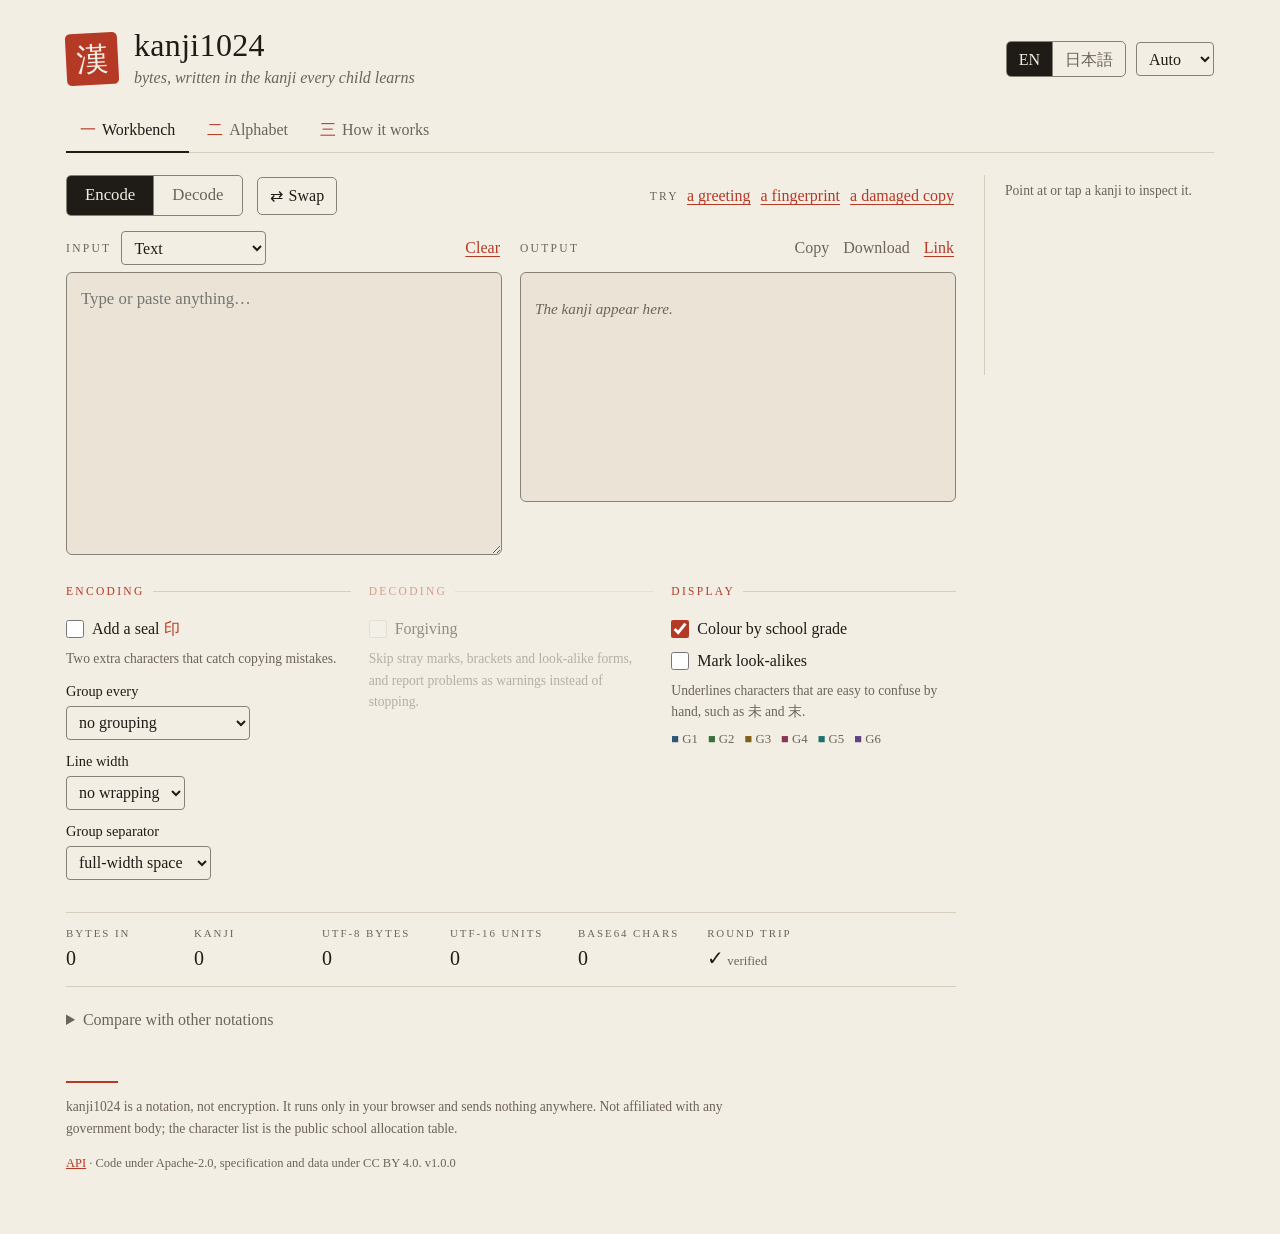
<file: index.html>
<!doctype html>
<html lang="en">
<head>
<meta charset="utf-8">
<meta name="viewport" content="width=device-width, initial-scale=1">
<title>kanji1024</title>
<meta name="description" content="Write any data as the 1026 kanji taught in Japanese primary school, and read it back. Runs entirely in your browser.">
<meta name="color-scheme" content="light dark">
<meta name="author" content="Aesthetic Vulpes">
<meta name="theme-color" content="#f3eee4" media="(prefers-color-scheme: light)">
<meta name="theme-color" content="#1a1714" media="(prefers-color-scheme: dark)">
<link rel="canonical" href="https://didvc.github.io/kanji1024/">
<link rel="icon" href="assets/favicon.svg" type="image/svg+xml">
<link rel="manifest" href="assets/site.webmanifest">
<link rel="license" href="https://github.com/didvc/kanji1024/blob/main/LICENSE">
<meta property="og:type" content="website">
<meta property="og:site_name" content="kanji1024">
<meta property="og:title" content="kanji1024 — bytes, written in the kanji every child learns">
<meta property="og:description" content="Write any data as the 1026 kanji taught in Japanese primary school, and read it back. Runs entirely in your browser.">
<meta property="og:url" content="https://didvc.github.io/kanji1024/">
<meta property="og:image" content="https://didvc.github.io/kanji1024/images/og.png">
<meta property="og:image:type" content="image/png">
<meta property="og:image:width" content="1200">
<meta property="og:image:height" content="630">
<meta property="og:image:alt" content="kanji1024: the words Hello, world! written as fourteen colour-coded kanji with a red seal.">
<meta property="og:locale" content="en_US">
<meta property="og:locale:alternate" content="ja_JP">
<script type="application/ld+json">
{
  "@context": "https://schema.org",
  "@graph": [
    {
      "@type": "WebApplication",
      "@id": "https://didvc.github.io/kanji1024/#app",
      "name": "kanji1024",
      "alternateName": "kanji1024 workbench",
      "url": "https://didvc.github.io/kanji1024/",
      "description": "A binary-to-text encoding that writes any data as the 1026 kanji taught in Japanese primary school, ten bits per character, with an optional checksum. Encodes and decodes entirely in the browser.",
      "applicationCategory": "DeveloperApplication",
      "operatingSystem": "Any",
      "browserRequirements": "Requires JavaScript with ES module support.",
      "softwareVersion": "1.0.0",
      "inLanguage": ["en", "ja"],
      "isAccessibleForFree": true,
      "offers": { "@type": "Offer", "price": "0", "priceCurrency": "USD" },
      "image": "https://didvc.github.io/kanji1024/images/og.png",
      "screenshot": "https://didvc.github.io/kanji1024/images/encode.png",
      "license": "https://www.apache.org/licenses/LICENSE-2.0",
      "author": { "@id": "https://github.com/didvc/#author" },
      "keywords": "binary-to-text encoding, kanji, kyōiku kanji, checksum, base1024"
    },
    {
      "@type": "SoftwareSourceCode",
      "@id": "https://github.com/didvc/kanji1024#code",
      "name": "kanji1024",
      "codeRepository": "https://github.com/didvc/kanji1024",
      "programmingLanguage": "JavaScript",
      "runtimePlatform": "Web browser; server-side JavaScript runtime for the command line tool",
      "license": "https://www.apache.org/licenses/LICENSE-2.0",
      "targetProduct": { "@id": "https://didvc.github.io/kanji1024/#app" },
      "author": { "@id": "https://github.com/didvc/#author" }
    },
    {
      "@type": "TechArticle",
      "name": "kanji1024 specification",
      "url": "https://github.com/didvc/kanji1024/blob/main/SPEC.md",
      "license": "https://creativecommons.org/licenses/by/4.0/",
      "about": { "@id": "https://didvc.github.io/kanji1024/#app" },
      "author": { "@id": "https://github.com/didvc/#author" }
    },
    {
      "@type": "Person",
      "@id": "https://github.com/didvc/#author",
      "name": "Aesthetic Vulpes",
      "url": "https://github.com/didvc/"
    }
  ]
}
</script>
<link rel="stylesheet" href="assets/style.css">
<script type="module" src="assets/app.js"></script>
</head>
<body>
<a class="skip" href="#work" data-i18n="skip">Skip to the workbench</a>

<header class="masthead">
  <div class="seal" aria-hidden="true"><span lang="ja">漢</span></div>
  <div class="title">
    <h1>kanji1024</h1>
    <p class="sub" data-i18n="tagline">bytes, written in the kanji every child learns</p>
  </div>
  <div class="prefs">
    <div class="seg" role="group" aria-label="Language / 言語">
      <button type="button" data-lang="en">EN</button>
      <button type="button" data-lang="ja" lang="ja">日本語</button>
    </div>
    <label class="theme"><span class="sr" data-i18n="theme">Theme</span>
      <select id="theme">
        <option value="auto" data-i18n="themeAuto">Auto</option>
        <option value="light" data-i18n="themeLight">Washi</option>
        <option value="dark" data-i18n="themeDark">Sumi</option>
      </select>
    </label>
  </div>
</header>

<nav class="tabs" role="tablist" aria-label="Sections" data-i18n-aria-label="sections">
  <button role="tab" id="tab-work" aria-controls="work" data-tab="work"><span lang="ja">一</span> <span data-i18n="tabWork">Workbench</span></button>
  <button role="tab" id="tab-alphabet" aria-controls="alphabet" data-tab="alphabet"><span lang="ja">二</span> <span data-i18n="tabAlphabet">Alphabet</span></button>
  <button role="tab" id="tab-how" aria-controls="how" data-tab="how"><span lang="ja">三</span> <span data-i18n="tabHow">How it works</span></button>
</nav>

<main>
<!-- ── workbench ─────────────────────────────────────────────────────────── -->
<section id="work" role="tabpanel" aria-labelledby="tab-work">
  <h2 class="sr" data-i18n="tabWork">Workbench</h2>
  <div class="toolbar">
    <div class="seg big" role="group" aria-label="Direction" data-i18n-aria-label="direction">
      <button type="button" data-mode="encode" data-i18n="encode">Encode</button>
      <button type="button" data-mode="decode" data-i18n="decode">Decode</button>
    </div>
    <button type="button" id="swap" class="ghost" data-i18n-title="swapTitle" title="Use the output as the new input"><span aria-hidden="true">⇄</span> <span data-i18n="swap">Swap</span></button>
    <div class="presets">
      <span class="sc" data-i18n="tryLabel">Try</span>
      <button type="button" class="link" data-preset="hello" data-i18n="presetHello">a greeting</button>
      <button type="button" class="link" data-preset="digest" data-i18n="presetDigest">a fingerprint</button>
      <button type="button" class="link" data-preset="damaged" data-i18n="presetDamaged">a damaged copy</button>
    </div>
  </div>

  <div class="panes">
    <div class="pane" id="in-pane">
      <div class="pane-head">
        <label for="input" class="sc" id="in-label" data-i18n="input">Input</label>
        <select id="kind" aria-label="Input kind" data-i18n-aria-label="kindLabel">
          <option value="text" data-i18n="kindText">Text</option>
          <option value="hex" data-i18n="kindHex">Hex</option>
          <option value="base64" data-i18n="kindBase64">Base64</option>
          <option value="digest" data-i18n="kindDigest">SHA-256 of text</option>
          <option value="file" data-i18n="kindFile">File</option>
        </select>
        <button type="button" id="clear" class="link" data-i18n="clear">Clear</button>
      </div>
      <div class="drop" id="drop">
        <textarea id="input" spellcheck="false" autocomplete="off" rows="9" aria-describedby="in-hint problems"></textarea>
        <div class="file" id="file-box" hidden>
          <p id="file-name" data-i18n="fileNone">No file chosen.</p>
          <label class="button"><input type="file" id="file" hidden><span data-i18n="fileChoose">Choose a file</span></label>
          <p class="hint" data-i18n="fileHint">…or drop one here. Nothing leaves this page.</p>
        </div>
      </div>
      <p class="hint" id="in-hint"></p>
    </div>

    <div class="pane" id="out-pane">
      <div class="pane-head">
        <span class="sc" id="out-label" data-i18n="output">Output</span>
        <select id="view" aria-label="Show decoded bytes as" data-i18n-aria-label="viewLabel" hidden>
          <option value="text" data-i18n="kindText">Text</option>
          <option value="hex" data-i18n="kindHex">Hex</option>
          <option value="base64" data-i18n="kindBase64">Base64</option>
        </select>
        <span class="actions">
          <button type="button" id="copy" class="link" data-i18n="copy">Copy</button>
          <button type="button" id="download" class="link" data-i18n="download">Download</button>
          <button type="button" id="share" class="link" data-i18n="share">Link</button>
        </span>
      </div>
      <div id="output" class="output" tabindex="0" role="textbox" aria-readonly="true" aria-multiline="true" aria-labelledby="out-label" aria-describedby="out-keys" lang="ja"></div>
      <p class="sr" id="out-keys" data-i18n="outKeys">Use the arrow keys to inspect each kanji.</p>
      <div id="problems" class="problems" role="status"></div>
    </div>
  </div>

  <div class="options">
    <fieldset id="enc-opts">
      <legend data-i18n="encOpts">Encoding</legend>
      <label class="check"><input type="checkbox" id="seal"> <span><span data-i18n="optSeal">Add a seal</span> <span lang="ja" class="mark">印</span></span></label>
      <p class="hint" data-i18n="optSealHint">Two extra characters that catch copying mistakes.</p>
      <label><span data-i18n="optGroup">Group every</span>
        <select id="group">
          <option value="0" data-i18n="none">no grouping</option>
          <option value="4" data-i18n="group4">4 characters (5 bytes)</option>
          <option value="8" data-i18n="group8">8 characters (10 bytes)</option>
        </select></label>
      <label><span data-i18n="optWrap">Line width</span>
        <select id="wrap">
          <option value="0" data-i18n="noWrap">no wrapping</option>
          <option value="20">20</option>
          <option value="40">40</option>
          <option value="80">80</option>
        </select></label>
      <label><span data-i18n="optSep">Group separator</span>
        <select id="sep">
          <option value="ideo" data-i18n="sepIdeo">full-width space</option>
          <option value="ascii" data-i18n="sepAscii">half-width space</option>
        </select></label>
    </fieldset>
    <fieldset id="dec-opts">
      <legend data-i18n="decOpts">Decoding</legend>
      <label class="check"><input type="checkbox" id="lenient"> <span data-i18n="optLenient">Forgiving</span></label>
      <p class="hint" data-i18n="optLenientHint">Skip stray marks, brackets and look-alike forms, and report problems as warnings instead of stopping.</p>
    </fieldset>
    <fieldset>
      <legend data-i18n="dispOpts">Display</legend>
      <label class="check"><input type="checkbox" id="grades"> <span data-i18n="optGrades">Colour by school grade</span></label>
      <label class="check"><input type="checkbox" id="lookalikes"> <span data-i18n="optLook">Mark look-alikes</span></label>
      <p class="hint" data-i18n="optLookHint">Underlines characters that are easy to confuse by hand, such as 未 and 末.</p>
      <div class="legend" id="grade-legend" aria-hidden="true"></div>
    </fieldset>
  </div>

  <dl class="stats" id="stats"></dl>

  <details class="compare">
    <summary data-i18n="compare">Compare with other notations</summary>
    <div id="compare"></div>
  </details>

  <aside class="inspector" id="inspector" aria-live="polite" aria-label="Inspector" data-i18n-aria-label="inspector">
    <p class="hint" data-i18n="inspectHint">Point at or tap a kanji to inspect it.</p>
  </aside>
</section>

<!-- ── alphabet ──────────────────────────────────────────────────────────── -->
<section id="alphabet" role="tabpanel" aria-labelledby="tab-alphabet" hidden>
  <h2 class="sr" data-i18n="tabAlphabet">Alphabet</h2>
  <p class="lede" data-i18n="alphaLede">All 1026 kanji of the 2020 school allocation table. 1024 of them carry ten bits each, numbered in code point order; 終 closes a short final block and 印 introduces the seal.</p>
  <div class="toolbar">
    <div class="seg" role="group" aria-label="Filter by grade" data-i18n-aria-label="filterLabel" id="grade-filter"></div>
    <input type="search" id="alpha-search" data-i18n-placeholder="alphaSearch" placeholder="Find a kanji or a number" aria-label="Find a kanji or a number" data-i18n-aria-label="alphaSearch">
  </div>
  <div class="alpha-body">
    <div>
      <div class="grid" id="grid" lang="ja"></div>
      <p class="hint" id="alpha-count"></p>
    </div>
    <aside class="inspector" id="alpha-inspector" aria-live="polite" aria-label="Inspector" data-i18n-aria-label="inspector">
      <p class="hint" data-i18n="inspectHint">Point at or tap a kanji to inspect it.</p>
    </aside>
  </div>
</section>

<!-- ── how it works ──────────────────────────────────────────────────────── -->
<section id="how" role="tabpanel" aria-labelledby="tab-how" hidden>
  <ol class="steps">
    <li><span class="num" lang="ja">一</span><div><h2 data-i18n="how1h">Cut the bytes into blocks of five</h2><p data-i18n="how1">Five bytes are forty bits. Forty bits make four numbers from 0 to 1023.</p></div></li>
    <li><span class="num" lang="ja">二</span><div><h2 data-i18n="how2h">Write each number as a kanji</h2><p data-i18n="how2">The 1024 kanji are ordered by code point: 0 is 一, 1 is 丁, … 1023 is 鼻. Every one is taught by the end of primary school.</p></div></li>
    <li><span class="num" lang="ja">三</span><div><h2 data-i18n="how3h">Close the end, and seal if you like</h2><p data-i18n="how3">A short last block needs one to four kanji. Only a four-byte remainder is ambiguous, so it ends with 終. An optional 印 and two more kanji form a checksum.</p></div></li>
  </ol>
  <figure class="diagram">
    <img src="images/bit-layout.svg" alt="Five bytes, forty bits, regrouped into four ten-bit values, each written as one kanji." width="800" height="352">
  </figure>
  <h2 class="sc-h" data-i18n="whenH">When it helps</h2>
  <ul class="uses" data-i18n-html="whenList">
    <li>Reading a fingerprint or key aloud, or copying it by hand: 32 bytes become 26 familiar kanji.</li>
    <li>Passing data through places that accept Japanese text but mangle symbols.</li>
    <li>Short codes that look at home in Japanese print.</li>
  </ul>
  <h2 class="sc-h" data-i18n="whenNotH">When it does not</h2>
  <ul class="uses" data-i18n-html="whenNotList">
    <li>Saving bytes: each kanji costs three bytes in UTF-8, so the result is larger than base64.</li>
    <li>Keeping secrets: this is a notation, not encryption. Anyone can read it back.</li>
    <li>Web addresses: kanji in a URL are escaped to nine ASCII characters each.</li>
  </ul>
  <p><a href="https://github.com/didvc/kanji1024/blob/main/SPEC.md" data-i18n="specLink">Read the full specification</a></p>
</section>
</main>

<footer>
  <div class="rule" aria-hidden="true"></div>
  <p data-i18n="footer">kanji1024 is a notation, not encryption. It runs only in your browser and sends nothing anywhere. Not affiliated with any government body; the character list is the public school allocation table.</p>
  <p class="small"><a href="api/">API</a> · <span data-i18n="licence">Code under Apache-2.0, specification and data under CC BY 4.0.</span> <span id="version"></span></p>
</footer>
<div class="toast" id="toast" role="status" aria-live="polite"></div>
<noscript><p class="noscript">This workbench needs JavaScript. The specification and the command line tool work without it.</p></noscript>
</body>
</html>
</file>
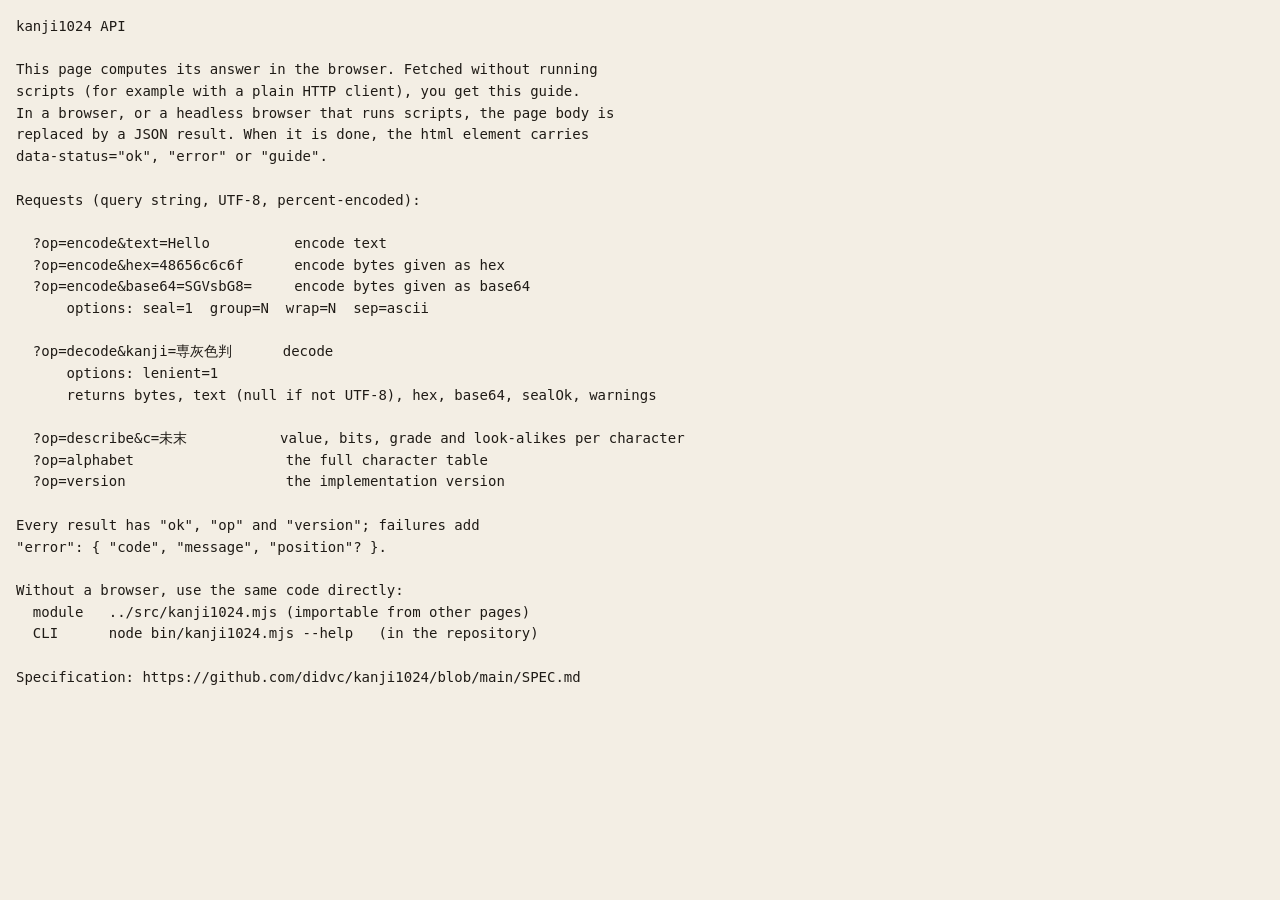
<file: api/index.html>
<!doctype html>
<html lang="en">
<head>
<meta charset="utf-8">
<meta name="viewport" content="width=device-width, initial-scale=1">
<meta name="robots" content="noindex">
<meta name="color-scheme" content="light dark">
<title>kanji1024 API</title>
<link rel="icon" href="../assets/favicon.svg" type="image/svg+xml">
<style>
  :root { --paper: #f3eee4; --ink: #1f1b16; }
  @media (prefers-color-scheme: dark) { :root { --paper: #1a1714; --ink: #ece4d6; } }
  body { margin: 0; background: var(--paper); color: var(--ink); }
  pre { margin: 0; padding: 16px; font: 14px/1.55 ui-monospace, monospace; white-space: pre-wrap; overflow-wrap: anywhere; }
</style>
<script type="module">
  import { handle } from "./api.mjs";
  const out = document.getElementById("out");
  let r;
  try { r = handle(new URLSearchParams(location.search)); }
  catch (e) { r = { ok: false, error: { code: "internal", message: String(e?.message ?? e) } }; }
  if (r) out.textContent = JSON.stringify(r, null, 2);
  document.documentElement.dataset.status = r ? (r.ok ? "ok" : "error") : "guide";
</script>
</head>
<body>
<pre id="out">kanji1024 API

This page computes its answer in the browser. Fetched without running
scripts (for example with a plain HTTP client), you get this guide.
In a browser, or a headless browser that runs scripts, the page body is
replaced by a JSON result. When it is done, the html element carries
data-status="ok", "error" or "guide".

Requests (query string, UTF-8, percent-encoded):

  ?op=encode&amp;text=Hello          encode text
  ?op=encode&amp;hex=48656c6c6f      encode bytes given as hex
  ?op=encode&amp;base64=SGVsbG8=     encode bytes given as base64
      options: seal=1  group=N  wrap=N  sep=ascii

  ?op=decode&amp;kanji=専灰色判      decode
      options: lenient=1
      returns bytes, text (null if not UTF-8), hex, base64, sealOk, warnings

  ?op=describe&amp;c=未末           value, bits, grade and look-alikes per character
  ?op=alphabet                  the full character table
  ?op=version                   the implementation version

Every result has "ok", "op" and "version"; failures add
"error": { "code", "message", "position"? }.

Without a browser, use the same code directly:
  module   ../src/kanji1024.mjs (importable from other pages)
  CLI      node bin/kanji1024.mjs --help   (in the repository)

Specification: https://github.com/didvc/kanji1024/blob/main/SPEC.md
</pre>
</body>
</html>
</file>
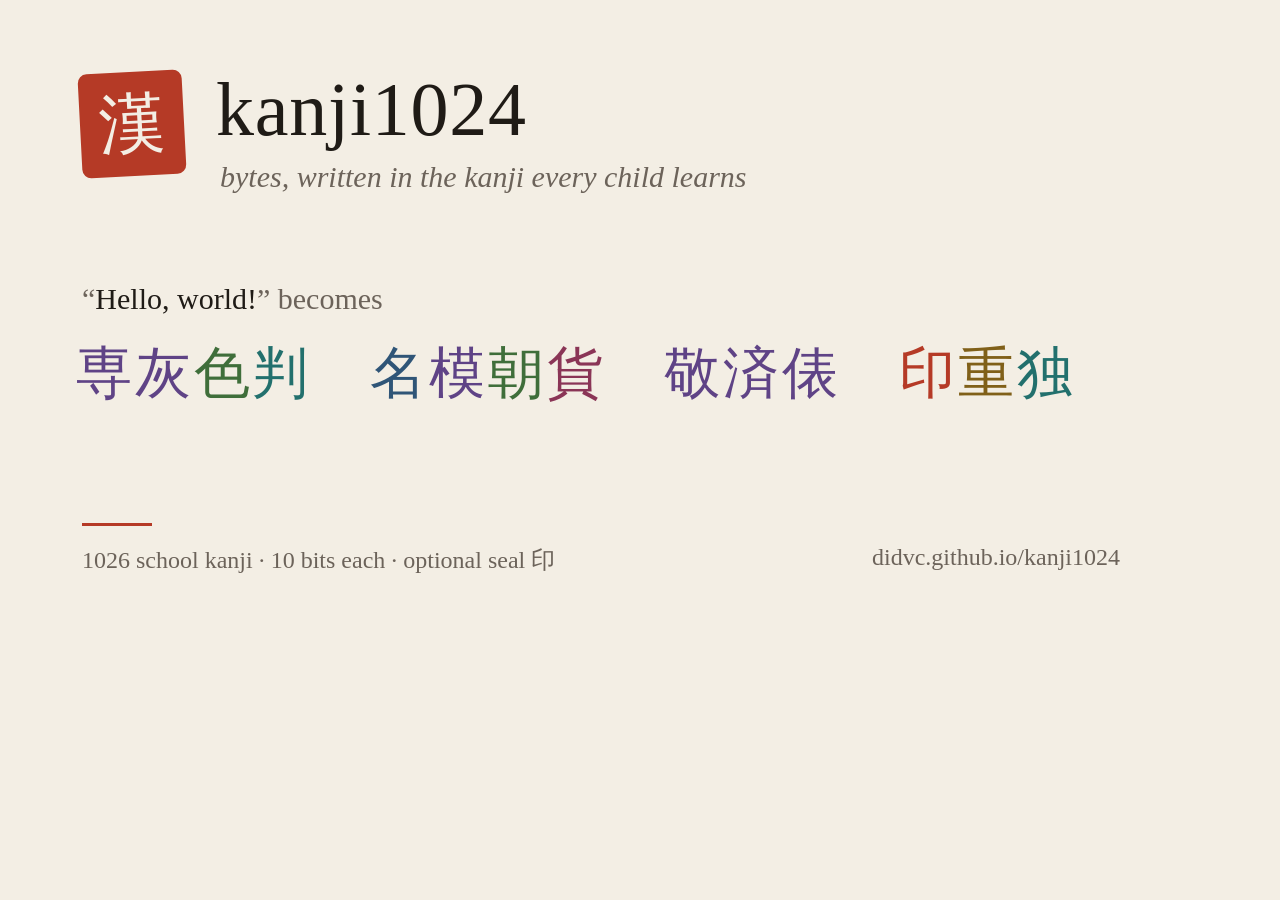
<file: tools/og-card.html>
<!doctype html>
<html lang="en">
<head>
<meta charset="utf-8">
<title>kanji1024 card</title>
<!-- Source of images/og.png (1200×630); rendered by tools/screenshots.mjs. -->
<style>
  html, body { margin: 0; width: 1200px; height: 630px; overflow: hidden; }
  body { background: #f3eee4; color: #1f1b16; font-family: serif; position: relative; }
  .seal { position: absolute; left: 80px; top: 72px; width: 104px; height: 104px; border-radius: 9px; background: #b53a26; color: #f3eee4;
          display: grid; place-items: center; font-size: 66px; transform: rotate(-3deg); }
  h1 { position: absolute; left: 216px; top: 66px; margin: 0; font-size: 76px; font-weight: normal; letter-spacing: .01em; }
  .sub { position: absolute; left: 220px; top: 160px; margin: 0; font-size: 30px; font-style: italic; color: #6c635a; }
  .from { position: absolute; left: 82px; top: 282px; font-size: 30px; color: #6c635a; }
  .from b { font-weight: normal; color: #1f1b16; }
  .kanji { position: absolute; left: 76px; top: 336px; font-size: 56px; letter-spacing: .05em; white-space: nowrap; }
  .kanji .m { color: #b53a26; }
  .foot { position: absolute; left: 82px; right: 80px; bottom: 54px; display: flex; justify-content: space-between; font-size: 24px; color: #6c635a; }
  .rule { position: absolute; left: 82px; bottom: 104px; width: 70px; border-top: 3px solid #b53a26; }
</style>
</head>
<body>
<div class="seal" lang="ja">漢</div>
<h1>kanji1024</h1>
<p class="sub">bytes, written in the kanji every child learns</p>
<div class="from">“<b>Hello, world!</b>” becomes</div>
<div class="kanji" id="k" lang="ja"></div>
<div class="rule"></div>
<div class="foot"><span>1026 school kanji · 10 bits each · optional seal 印</span><span>didvc.github.io/kanji1024</span></div>
<script type="module">
  import { encodeText, describe } from "../src/kanji1024.mjs";
  const grade = ["#2f5577", "#3f6e3a", "#806019", "#8a3556", "#22706d", "#5f4386"];
  const box = document.getElementById("k");
  for (const c of encodeText("Hello, world!", { seal: true, group: 4 })) {
    const d = describe(c), s = document.createElement("span");
    s.textContent = c;
    if (d?.role === "data") s.style.color = grade[d.grade - 1];
    else if (d) s.className = "m";
    box.append(s);
  }
  document.documentElement.dataset.ready = "1";
</script>
</body>
</html>
</file>
<file: assets/style.css>
/* kanji1024 — washi paper, sumi ink, a vermilion seal. */
:root {
  --paper: #f3eee4;
  --paper-2: #ebe4d6;
  --ink: #1f1b16;
  --mute: #6c635a;
  --line: #d6cdbd;
  --edge: #878177;
  --shu: #b53a26;
  --shu-ink: #f3eee4;
  --focus: #b53a26;
  --g1: #2f5577; --g2: #3f6e3a; --g3: #806019; --g4: #8a3556; --g5: #22706d; --g6: #5f4386;
  --serif: serif;
  --mono: ui-monospace, monospace;
  color-scheme: light;
}
@media (prefers-color-scheme: dark) {
  :root:not([data-theme="light"]) {
    --paper: #1a1714; --paper-2: #231f1b; --ink: #ece4d6; --mute: #a2978a; --line: #3a332c; --edge: #6f6a65;
    --shu: #dc634c; --shu-ink: #1a1714; --focus: #e8735c;
    --g1: #8db4d8; --g2: #9ac78f; --g3: #d9b45c; --g4: #e08aa9; --g5: #7ccbc5; --g6: #b9a0e0;
    color-scheme: dark;
  }
}
:root[data-theme="dark"] {
  --paper: #1a1714; --paper-2: #231f1b; --ink: #ece4d6; --mute: #a2978a; --line: #3a332c; --edge: #6f6a65;
  --shu: #dc634c; --shu-ink: #1a1714; --focus: #e8735c;
  --g1: #8db4d8; --g2: #9ac78f; --g3: #d9b45c; --g4: #e08aa9; --g5: #7ccbc5; --g6: #b9a0e0;
  color-scheme: dark;
}

* { box-sizing: border-box; }
html { -webkit-text-size-adjust: 100%; }
body {
  margin: 0 auto; max-width: 1180px; padding: 0 16px 48px;
  background: var(--paper); color: var(--ink);
  font: 16px/1.6 var(--serif);
}
a { color: var(--shu); }
:focus-visible { outline: 2px solid var(--focus); outline-offset: 2px; }
[hidden] { display: none !important; }
.sr, .skip:not(:focus) { position: absolute; width: 1px; height: 1px; overflow: hidden; clip: rect(0 0 0 0); white-space: nowrap; }
.skip:focus { position: absolute; top: 8px; left: 8px; background: var(--paper); padding: 4px 8px; z-index: 10; }

.sc, .sc-h { font-size: .72rem; letter-spacing: .2em; text-transform: uppercase; color: var(--mute); font-weight: normal; }
.sc-h { color: var(--shu); margin: 2rem 0 .4rem; }
.hint { color: var(--mute); font-size: .85rem; margin: .3rem 0; }

/* masthead */
.masthead { display: flex; align-items: center; gap: 16px; padding: 28px 0 18px; flex-wrap: wrap; }
.seal {
  width: 52px; height: 52px; border-radius: 5px; background: var(--shu); color: var(--shu-ink);
  display: grid; place-items: center; font-size: 32px; line-height: 1; flex: none;
  transform: rotate(-3deg);
}
.title { flex: 1 1 220px; min-width: 0; }
h1 { margin: 0; font-size: 2rem; font-weight: normal; letter-spacing: .01em; line-height: 1.1; }
.sub { margin: 2px 0 0; font-style: italic; color: var(--mute); }
.prefs { display: flex; gap: 10px; align-items: center; flex-wrap: wrap; }

/* controls */
button, select, input, textarea { font: inherit; color: inherit; }
select, input[type="search"] {
  background: var(--paper); border: 1px solid var(--edge); border-radius: 4px; padding: 4px 8px; min-height: 34px;
}
.seg { display: inline-flex; border: 1px solid var(--edge); border-radius: 5px; overflow: hidden; }
.seg button { background: none; border: 0; padding: 4px 12px; min-height: 34px; cursor: pointer; color: var(--mute); }
.seg button + button { border-left: 1px solid var(--edge); }
.seg button[aria-pressed="true"] { background: var(--ink); color: var(--paper); }
.seg.big button { padding: 6px 18px; font-size: 1.05rem; }
.ghost, .button { background: none; border: 1px solid var(--edge); border-radius: 5px; padding: 5px 12px; cursor: pointer; min-height: 34px; display: inline-flex; align-items: center; gap: 6px; }
.link { background: none; border: 0; padding: 4px 2px; cursor: pointer; color: var(--shu); text-decoration: underline; text-underline-offset: 3px; text-decoration-thickness: 1px; }
.link:disabled { color: var(--mute); cursor: default; text-decoration: none; }

/* tabs */
.tabs { display: flex; gap: 4px; box-shadow: inset 0 -1px var(--line); margin-bottom: 22px; overflow-x: auto; overflow-y: hidden; scrollbar-width: none; }
.tabs button {
  background: none; border: 0; border-bottom: 2px solid transparent; padding: 8px 14px 9px;
  cursor: pointer; color: var(--mute); white-space: nowrap;
}
.tabs button [lang="ja"] { color: var(--shu); margin-right: 2px; }
.tabs button[aria-selected="true"] { color: var(--ink); border-bottom-color: var(--ink); }

/* workbench */
#work { display: grid; grid-template-columns: minmax(0, 1fr) 230px; gap: 0 28px; }
#work > :not(.inspector) { grid-column: 1; }
.inspector { grid-column: 2; grid-row: 1 / span 6; align-self: start; position: sticky; top: 16px; }
.toolbar { display: flex; flex-wrap: wrap; gap: 10px 14px; align-items: center; margin-bottom: 14px; }
.presets { display: flex; gap: 6px; align-items: center; flex-wrap: wrap; margin-left: auto; }

.panes { display: grid; grid-template-columns: 1fr 1fr; gap: 18px; }
.pane { min-width: 0; }
.pane-head { display: flex; align-items: center; gap: 10px; min-height: 36px; margin-bottom: 6px; flex-wrap: wrap; }
.pane-head .actions { margin-left: auto; display: flex; gap: 10px; }
#clear { margin-left: auto; }
textarea, .output, .file {
  width: 100%; min-height: 230px; border: 1px solid var(--edge); border-radius: 6px;
  background: var(--paper-2); padding: 12px 14px; margin: 0;
}
textarea { resize: vertical; display: block; font-size: 1.05rem; line-height: 1.7; }
textarea.kanji { font-size: 1.35rem; letter-spacing: .04em; }
textarea.mono { font-family: var(--mono); font-size: .92rem; }
.drop.over textarea, .drop.over .file { border-color: var(--shu); border-style: dashed; }
.file { display: flex; flex-direction: column; justify-content: center; align-items: flex-start; gap: 8px; }
.file p { margin: 0; overflow-wrap: anywhere; }
.output {
  font-size: 1.45rem; line-height: 1.85; letter-spacing: .04em; white-space: pre-wrap; overflow-wrap: anywhere;
  max-height: 60vh; overflow: auto;
}
.output.mono { font-family: var(--mono); font-size: .92rem; letter-spacing: 0; line-height: 1.6; }
.output.plain { font-size: 1.05rem; letter-spacing: 0; }
.output .empty { color: var(--mute); font-size: .95rem; letter-spacing: 0; font-style: italic; }
.output .k { cursor: default; border-radius: 3px; }
.output .k:hover, .output .k.on { background: color-mix(in srgb, var(--shu) 16%, transparent); }
.output .m { color: var(--shu); }
.output .bad { background: var(--shu); color: var(--shu-ink); border-radius: 3px; }
.g .k[data-g="1"] { color: var(--g1); } .g .k[data-g="2"] { color: var(--g2); } .g .k[data-g="3"] { color: var(--g3); }
.g .k[data-g="4"] { color: var(--g4); } .g .k[data-g="5"] { color: var(--g5); } .g .k[data-g="6"] { color: var(--g6); }
.output .k.m[data-g] { color: var(--shu); }
.la .k[data-la] { text-decoration: underline dotted var(--shu); text-underline-offset: 6px; text-decoration-thickness: 2px; }

.problems:empty { display: none; }
.problems { margin-top: 8px; font-size: .9rem; }
.problems p { margin: 4px 0; padding-left: 14px; border-left: 2px solid var(--shu); }
.problems .ok { border-left-color: var(--g2); color: var(--mute); }

.options { display: grid; grid-template-columns: repeat(3, minmax(0, 1fr)); gap: 18px; margin-top: 22px; }
fieldset { border: 0; border-top: 1px solid var(--line); margin: 0; padding: 10px 0 0; min-width: 0; }
fieldset[disabled] { opacity: .45; }
legend { font-size: .72rem; letter-spacing: .2em; text-transform: uppercase; color: var(--shu); padding: 0 8px 0 0; }
fieldset label { display: flex; flex-direction: column; align-items: flex-start; gap: 3px; margin: 10px 0; }
fieldset label > span { font-size: .9rem; }
fieldset label.check { flex-direction: row; align-items: center; gap: 8px; margin: 6px 0; }
fieldset label.check > span { font-size: 1rem; }
.check input { width: 18px; height: 18px; accent-color: var(--shu); margin: 0; }
.mark { color: var(--shu); }
.legend { display: flex; gap: 10px; flex-wrap: wrap; font-size: .8rem; color: var(--mute); margin-top: 6px; }
.legend b { font-weight: normal; }

.stats { display: flex; flex-wrap: wrap; gap: 6px 28px; margin: 22px 0 6px; padding: 12px 0; border-top: 1px solid var(--line); border-bottom: 1px solid var(--line); }
.stats div { min-width: 100px; }
.stats dt { font-size: .68rem; letter-spacing: .18em; text-transform: uppercase; color: var(--mute); }
.stats dd { margin: 0; font-size: 1.25rem; font-variant-numeric: tabular-nums; }
.stats dd small { font-size: .8rem; color: var(--mute); }

.compare { margin-top: 14px; }
.compare summary { cursor: pointer; color: var(--mute); }
.compare table { border-collapse: collapse; width: 100%; margin-top: 8px; font-size: .9rem; }
.compare th { text-align: left; font-weight: normal; color: var(--mute); padding: 6px 12px 6px 0; white-space: nowrap; vertical-align: top; }
.compare td { padding: 6px 0; overflow-wrap: anywhere; font-family: var(--mono); font-size: .85rem; }
.compare td.n { font-family: var(--serif); text-align: right; white-space: nowrap; padding-left: 12px; color: var(--mute); }

.inspector { border-left: 1px solid var(--line); padding: 0 0 0 20px; min-height: 200px; }
.inspector .big { font-size: 5.5rem; line-height: 1; margin: 6px 0 10px; }
.inspector dl { margin: 0; display: grid; grid-template-columns: auto 1fr; gap: 4px 12px; font-size: .9rem; }
.inspector dt { color: var(--mute); }
.inspector dd { margin: 0; font-variant-numeric: tabular-nums; }
.inspector .bits { font-family: var(--mono); letter-spacing: .08em; }

/* alphabet */
.lede { max-width: 46em; margin-top: 0; }
.grid { display: grid; grid-template-columns: repeat(auto-fill, minmax(52px, 1fr)); gap: 4px; }
.cell {
  border: 1px solid var(--edge); border-radius: 4px; background: var(--paper-2); padding: 4px 0 2px;
  display: flex; flex-direction: column; align-items: center; cursor: pointer; color: inherit;
}
.cell:hover { border-color: var(--shu); }
.cell b { font-weight: normal; font-size: 1.55rem; line-height: 1.15; }
.cell small { font-size: .62rem; color: var(--mute); font-family: var(--mono); }
.cell.mark-cell { background: var(--shu); color: var(--shu-ink); border-color: var(--shu); }
.cell.mark-cell small { color: var(--shu-ink); }
.cell[data-g="1"] b { color: var(--g1); } .cell[data-g="2"] b { color: var(--g2); } .cell[data-g="3"] b { color: var(--g3); }
.cell[data-g="4"] b { color: var(--g4); } .cell[data-g="5"] b { color: var(--g5); } .cell[data-g="6"] b { color: var(--g6); }
.cell.mark-cell b { color: var(--shu-ink); }
.alpha-body { display: grid; grid-template-columns: minmax(0, 1fr) 230px; gap: 28px; }
.alpha-body .inspector { grid-column: 2; grid-row: 1; }
#alpha-search { flex: 1 1 200px; max-width: 280px; }

/* how */
.steps { list-style: none; padding: 0; margin: 0 0 24px; max-width: 44em; position: relative; }
.steps::before { content: ""; position: absolute; left: 13px; top: 18px; bottom: 30px; border-left: 1px solid var(--line); }
.steps li { display: flex; gap: 18px; margin-bottom: 14px; position: relative; }
.steps .num { color: var(--shu); background: var(--paper); font-size: 1.4rem; width: 28px; text-align: center; flex: none; line-height: 1.6; }
.steps h2 { font-size: 1.2rem; font-weight: normal; margin: 0; }
.steps p { margin: 2px 0 0; color: var(--mute); }
.diagram { margin: 0 0 12px; }
.diagram img { max-width: 100%; height: auto; border-radius: 6px; }
.uses { max-width: 44em; padding-left: 1.2em; }
.uses li { margin: 4px 0; }

footer { margin-top: 48px; color: var(--mute); font-size: .85rem; max-width: 52em; }
footer .rule { width: 52px; border-top: 2px solid var(--shu); margin-bottom: 12px; }
footer .small { font-size: .78rem; }

@media (prefers-reduced-motion: reduce) { *, *::before, *::after { transition: none !important; animation: none !important; scroll-behavior: auto !important; } }
.toast {
  position: fixed; left: 50%; bottom: 24px; transform: translate(-50%, 20px); opacity: 0; pointer-events: none;
  background: var(--ink); color: var(--paper); padding: 8px 16px; border-radius: 5px; transition: .2s; font-size: .9rem;
}
.toast.show { opacity: 1; transform: translate(-50%, 0); }
.noscript { padding: 12px; border: 1px solid var(--shu); }

@media (max-width: 900px) {
  #work { grid-template-columns: minmax(0, 1fr); }
  .inspector { grid-column: 1; grid-row: auto; position: static; border-left: 0; border-top: 1px solid var(--line); padding: 14px 0 0; margin-top: 18px; min-height: 0; }
  .inspector .big { font-size: 3.5rem; float: left; margin: 0 18px 0 0; }
  .options { grid-template-columns: 1fr 1fr; }
  .alpha-body { grid-template-columns: minmax(0, 1fr); }
  .alpha-body .inspector { grid-column: 1; grid-row: 1; margin: 0 0 14px; border-top: 0; border-bottom: 1px solid var(--line); padding: 0 0 14px; }
}
@media (max-width: 640px) {
  .panes, .options { grid-template-columns: minmax(0, 1fr); }
  .presets { margin-left: 0; }
  textarea, .output, .file { min-height: 140px; }
  textarea { height: 150px; }
  h1 { font-size: 1.6rem; }
}
@media print {
  .masthead .prefs, .tabs, .toolbar, .options, .pane-head .actions, .inspector, .compare, footer { display: none; }
  .output { max-height: none; border: 0; }
}
</file>
